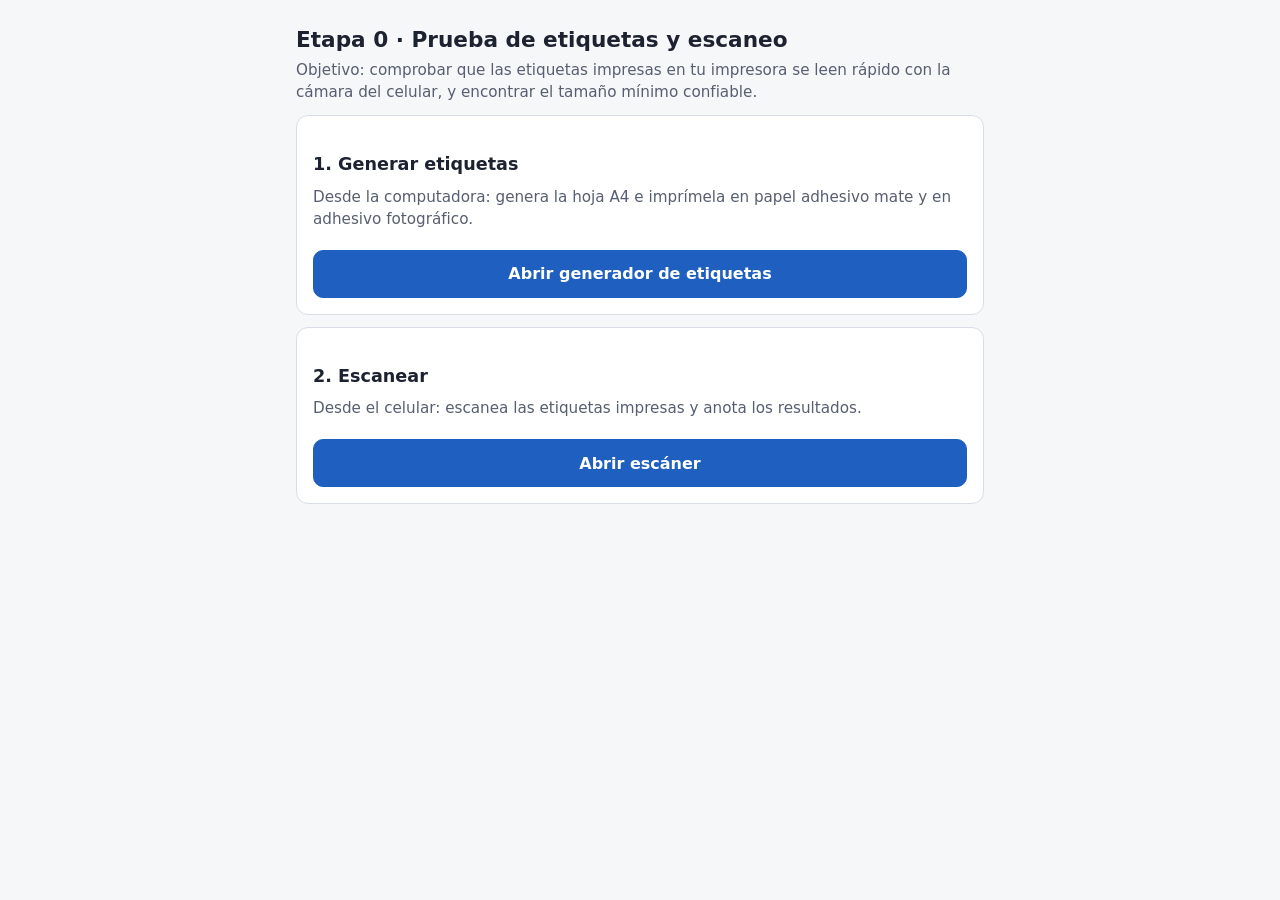
<file: index.html>
<!doctype html>
<html lang="es">
<head>
  <meta charset="utf-8">
  <meta name="viewport" content="width=device-width, initial-scale=1">
  <title>Etapa 0 · Etiquetas y escaneo</title>
  <link rel="stylesheet" href="css/app.css">
</head>
<body>
  <main class="contenedor">
    <h1>Etapa 0 · Prueba de etiquetas y escaneo</h1>
    <p class="ayuda">Objetivo: comprobar que las etiquetas impresas en tu impresora se leen rápido con la cámara del celular, y encontrar el tamaño mínimo confiable.</p>

    <div class="tarjeta">
      <h2>1. Generar etiquetas</h2>
      <p class="ayuda">Desde la computadora: genera la hoja A4 e imprímela en papel adhesivo mate y en adhesivo fotográfico.</p>
      <a class="boton primario bloque" href="etiquetas.html">Abrir generador de etiquetas</a>
    </div>

    <div class="tarjeta">
      <h2>2. Escanear</h2>
      <p class="ayuda">Desde el celular: escanea las etiquetas impresas y anota los resultados.</p>
      <a class="boton primario bloque" href="escanear.html">Abrir escáner</a>
    </div>
  </main>
</body>
</html>
</file>
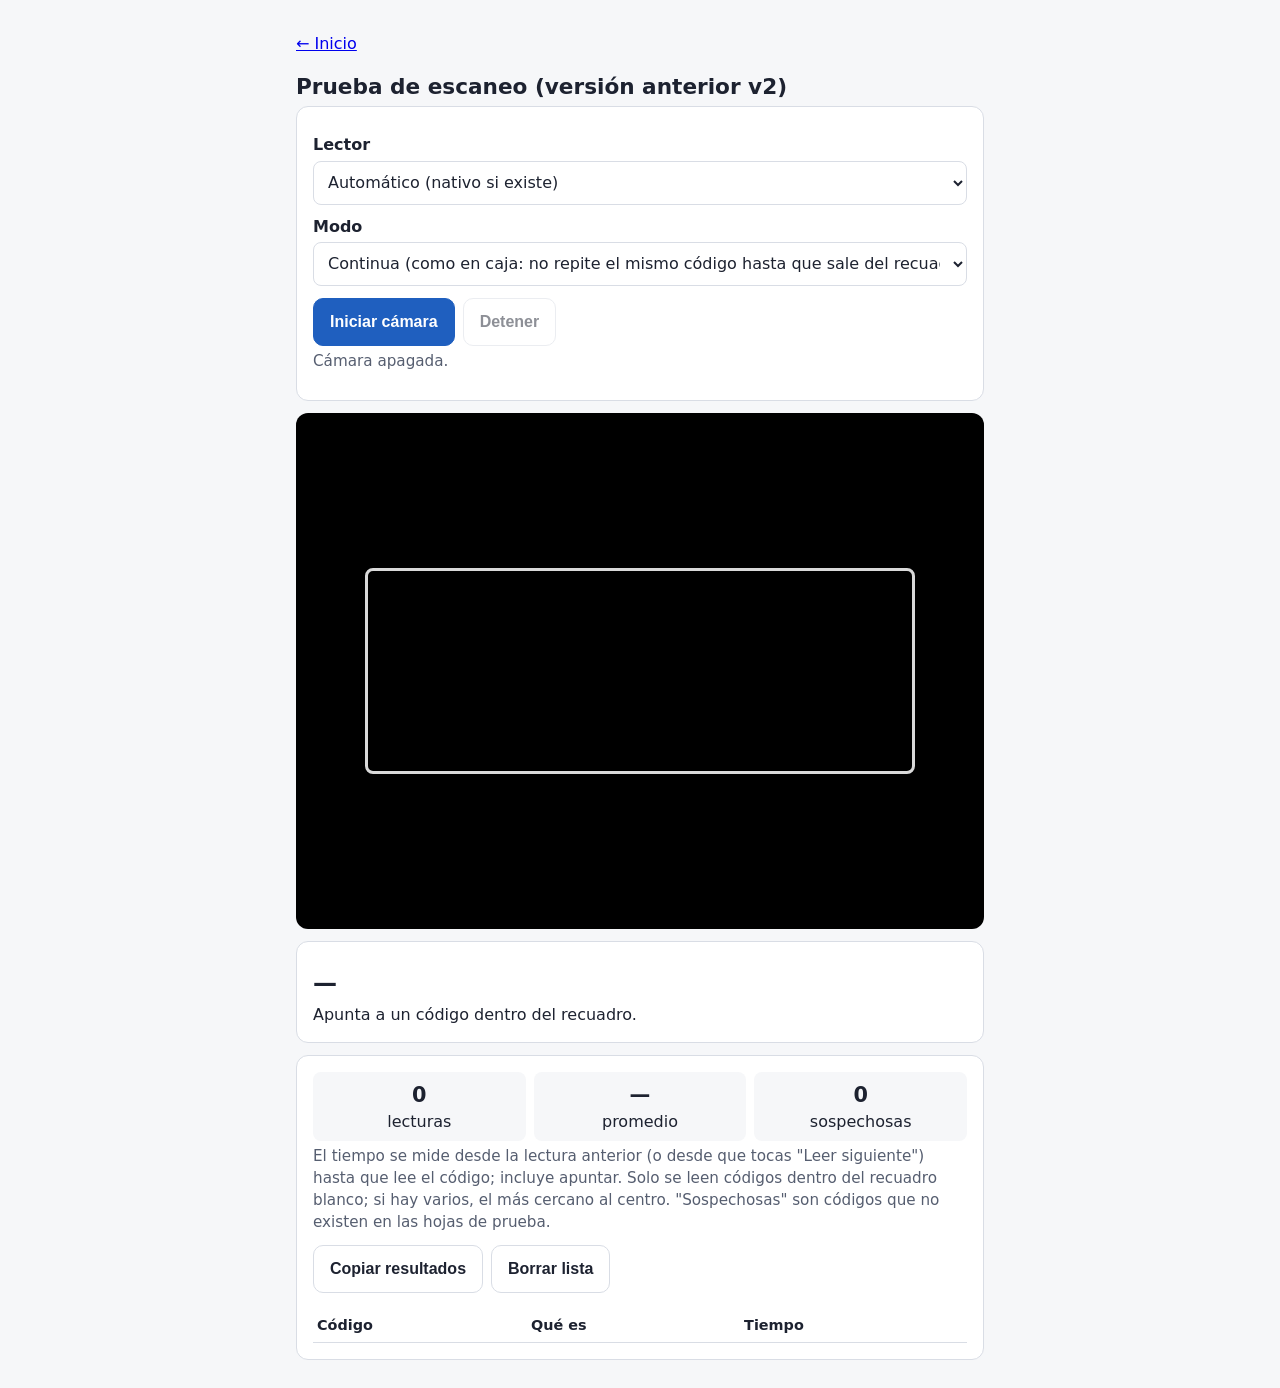
<file: escanear-v2.html>
<!doctype html>
<html lang="es">
<head>
  <meta charset="utf-8">
  <meta name="viewport" content="width=device-width, initial-scale=1">
  <title>Prueba de escaneo</title>
  <link rel="stylesheet" href="css/app.css">
  <style>
    .camara { position: relative; background: #000; border-radius: 12px; overflow: hidden; aspect-ratio: 4 / 3; }
    .camara video { width: 100%; height: 100%; object-fit: cover; display: block; }
    .guia { position: absolute; left: 10%; right: 10%; top: 30%; bottom: 30%; border: 3px solid rgba(255,255,255,.85); border-radius: 8px; pointer-events: none; }
    .flash { position: absolute; inset: 0; background: rgba(27,122,61,.45); opacity: 0; transition: opacity .25s; pointer-events: none; }
    .flash.on { opacity: 1; transition: none; }
    .ultimo { font-size: 1.5rem; font-weight: 700; margin: 8px 0 2px; word-break: break-all; }
    table { width: 100%; border-collapse: collapse; font-size: .9rem; }
    th, td { text-align: left; padding: 6px 4px; border-bottom: 1px solid var(--borde); vertical-align: top; }
    .resumen { display: grid; grid-template-columns: repeat(3, 1fr); gap: 8px; text-align: center; }
    .resumen div { background: var(--fondo); border-radius: 8px; padding: 8px 4px; }
    .resumen b { display: block; font-size: 1.3rem; }
  </style>
</head>
<body>
  <main class="contenedor">
    <p><a href="index.html">← Inicio</a></p>
    <h1>Prueba de escaneo (versión anterior v2)</h1>

    <div class="tarjeta">
      <label for="motor">Lector</label>
      <select id="motor">
        <option value="auto">Automático (nativo si existe)</option>
        <option value="wasm">ZXing-C++ (nuevo, más robusto)</option>
        
      </select>
      <label for="modo">Modo</label>
      <select id="modo">
        <option value="continua">Continua (como en caja: no repite el mismo código hasta que sale del recuadro)</option>
        <option value="una">Una a la vez (lee un código y espera a que toques "Leer siguiente")</option>
      </select>
      <div class="fila" style="margin-top:12px">
        <button id="iniciar" class="primario">Iniciar cámara</button>
        <button id="detener" disabled>Detener</button>
        <button id="linterna" class="oculto">Linterna</button>
      </div>
      <p id="estado" class="ayuda">Cámara apagada.</p>
    </div>

    <div class="camara">
      <video id="video" playsinline muted></video>
      <div class="guia"></div>
      <div id="flash" class="flash"></div>
    </div>

    <button id="siguiente" class="primario bloque oculto" style="margin-top:12px">Leer siguiente</button>

    <div class="tarjeta" style="margin-top:12px">
      <div id="ultimo" class="ultimo">—</div>
      <div id="detalle" class="ayuda">Apunta a un código dentro del recuadro.</div>
    </div>

    <div class="tarjeta">
      <div class="resumen">
        <div><b id="r-total">0</b>lecturas</div>
        <div><b id="r-media">—</b>promedio</div>
        <div><b id="r-malas">0</b>sospechosas</div>
      </div>
      <p class="ayuda">El tiempo se mide desde la lectura anterior (o desde que tocas "Leer siguiente") hasta que lee el código; incluye apuntar. Solo se leen códigos dentro del recuadro blanco; si hay varios, el más cercano al centro. "Sospechosas" son códigos que no existen en las hojas de prueba.</p>
      <div class="fila">
        <button id="copiar">Copiar resultados</button>
        <button id="limpiar">Borrar lista</button>
      </div>
      <p id="copiado" class="estado ok"></p>
      <table>
        <thead><tr><th>Código</th><th>Qué es</th><th>Tiempo</th></tr></thead>
        <tbody id="lista"></tbody>
      </table>
    </div>
  </main>


  <script src="vendor/zxing-wasm-reader.js"></script>
  <script src="js/escanear-v2.js"></script>
</body>
</html>
</file>
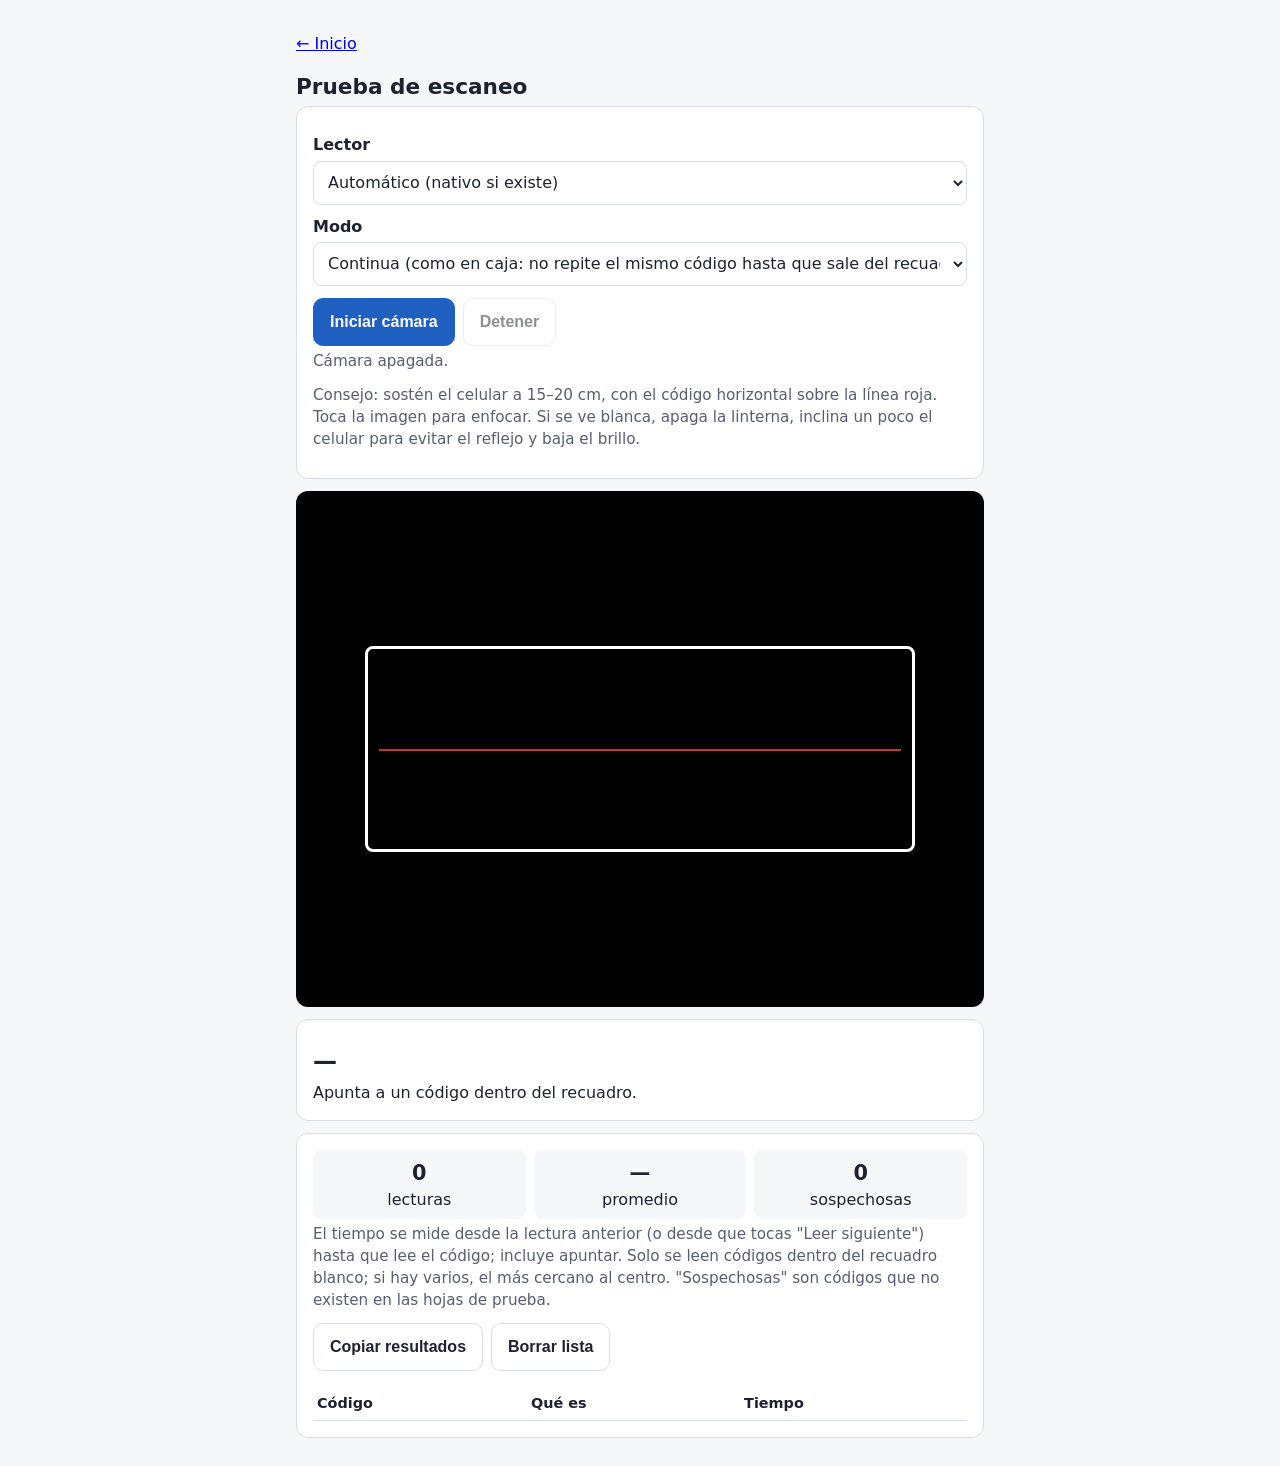
<file: escanear.html>
<!doctype html>
<html lang="es">
<head>
  <meta charset="utf-8">
  <meta name="viewport" content="width=device-width, initial-scale=1">
  <title>Prueba de escaneo</title>
  <link rel="stylesheet" href="css/app.css">
  <style>
    .camara { position: relative; background: #000; border-radius: 12px; overflow: hidden; aspect-ratio: 4 / 3; }
    .camara video { width: 100%; height: 100%; object-fit: cover; display: block; }
    .guia { position: absolute; left: 10%; right: 10%; top: 30%; bottom: 30%; border: 3px solid #fff; border-radius: 8px; box-shadow: 0 0 0 2px #000, inset 0 0 0 2px #000; pointer-events: none; }
    .linea-guia { position: absolute; left: 12%; right: 12%; top: 50%; height: 2px; background: #e5484d; opacity: .8; pointer-events: none; }
    #linterna.on { background: #ffd23f; border-color: #c9a100; }
    .flash { position: absolute; inset: 0; background: rgba(27,122,61,.45); opacity: 0; transition: opacity .25s; pointer-events: none; }
    .flash.on { opacity: 1; transition: none; }
    .ultimo { font-size: 1.5rem; font-weight: 700; margin: 8px 0 2px; word-break: break-all; }
    table { width: 100%; border-collapse: collapse; font-size: .9rem; }
    th, td { text-align: left; padding: 6px 4px; border-bottom: 1px solid var(--borde); vertical-align: top; }
    .resumen { display: grid; grid-template-columns: repeat(3, 1fr); gap: 8px; text-align: center; }
    .resumen div { background: var(--fondo); border-radius: 8px; padding: 8px 4px; }
    .resumen b { display: block; font-size: 1.3rem; }
  </style>
</head>
<body>
  <main class="contenedor">
    <p><a href="index.html">← Inicio</a></p>
    <h1>Prueba de escaneo</h1>

    <div class="tarjeta">
      <label for="motor">Lector</label>
      <select id="motor">
        <option value="auto">Automático (nativo si existe)</option>
        <option value="wasm">ZXing-C++ (respaldo)</option>
      </select>
      <div id="panel-camara" class="oculto">
        <label for="camara">Cámara</label>
        <select id="camara"></select>
      </div>
      <label for="modo">Modo</label>
      <select id="modo">
        <option value="continua">Continua (como en caja: no repite el mismo código hasta que sale del recuadro)</option>
        <option value="una">Una a la vez (lee un código y espera a que toques "Leer siguiente")</option>
      </select>
      <div class="fila" style="margin-top:12px">
        <button id="iniciar" class="primario">Iniciar cámara</button>
        <button id="detener" disabled>Detener</button>
        <button id="linterna" class="oculto">Linterna</button>
      </div>
      <div id="panel-enfoque" class="oculto">
        <div class="fila" style="margin-top:8px">
          <button id="enfocar">Enfocar ahora</button>
          <label style="margin:0;font-weight:400"><input id="enfoque-manual" type="checkbox" style="width:auto;min-height:auto"> Enfoque manual</label>
        </div>
        <div id="panel-distancia" class="oculto">
          <label for="distancia">Distancia de enfoque (mueve hasta que las barras se vean nítidas)</label>
          <input id="distancia" type="range" style="min-height:auto">
        </div>
      </div>
      <div id="panel-brillo" class="oculto">
        <label for="brillo">Brillo de la cámara (bájalo si la imagen se ve blanca)</label>
        <input id="brillo" type="range" style="min-height:auto">
      </div>
      <p id="estado" class="ayuda">Cámara apagada.</p>
      <p class="ayuda">Consejo: sostén el celular a 15–20 cm, con el código horizontal sobre la línea roja. Toca la imagen para enfocar. Si se ve blanca, apaga la linterna, inclina un poco el celular para evitar el reflejo y baja el brillo.</p>
    </div>

    <div class="camara">
      <video id="video" playsinline muted></video>
      <div class="guia"></div>
      <div class="linea-guia"></div>
      <div id="flash" class="flash"></div>
    </div>

    <button id="siguiente" class="primario bloque oculto" style="margin-top:12px">Leer siguiente</button>

    <div class="tarjeta" style="margin-top:12px">
      <div id="ultimo" class="ultimo">—</div>
      <div id="detalle" class="ayuda">Apunta a un código dentro del recuadro.</div>
    </div>

    <div class="tarjeta">
      <div class="resumen">
        <div><b id="r-total">0</b>lecturas</div>
        <div><b id="r-media">—</b>promedio</div>
        <div><b id="r-malas">0</b>sospechosas</div>
      </div>
      <p class="ayuda">El tiempo se mide desde la lectura anterior (o desde que tocas "Leer siguiente") hasta que lee el código; incluye apuntar. Solo se leen códigos dentro del recuadro blanco; si hay varios, el más cercano al centro. "Sospechosas" son códigos que no existen en las hojas de prueba.</p>
      <div class="fila">
        <button id="copiar">Copiar resultados</button>
        <button id="limpiar">Borrar lista</button>
      </div>
      <p id="copiado" class="estado ok"></p>
      <table>
        <thead><tr><th>Código</th><th>Qué es</th><th>Tiempo</th></tr></thead>
        <tbody id="lista"></tbody>
      </table>
    </div>
  </main>

  <script src="vendor/zxing-wasm-reader.js"></script>
  <script src="js/escanear.js"></script>
</body>
</html>
</file>
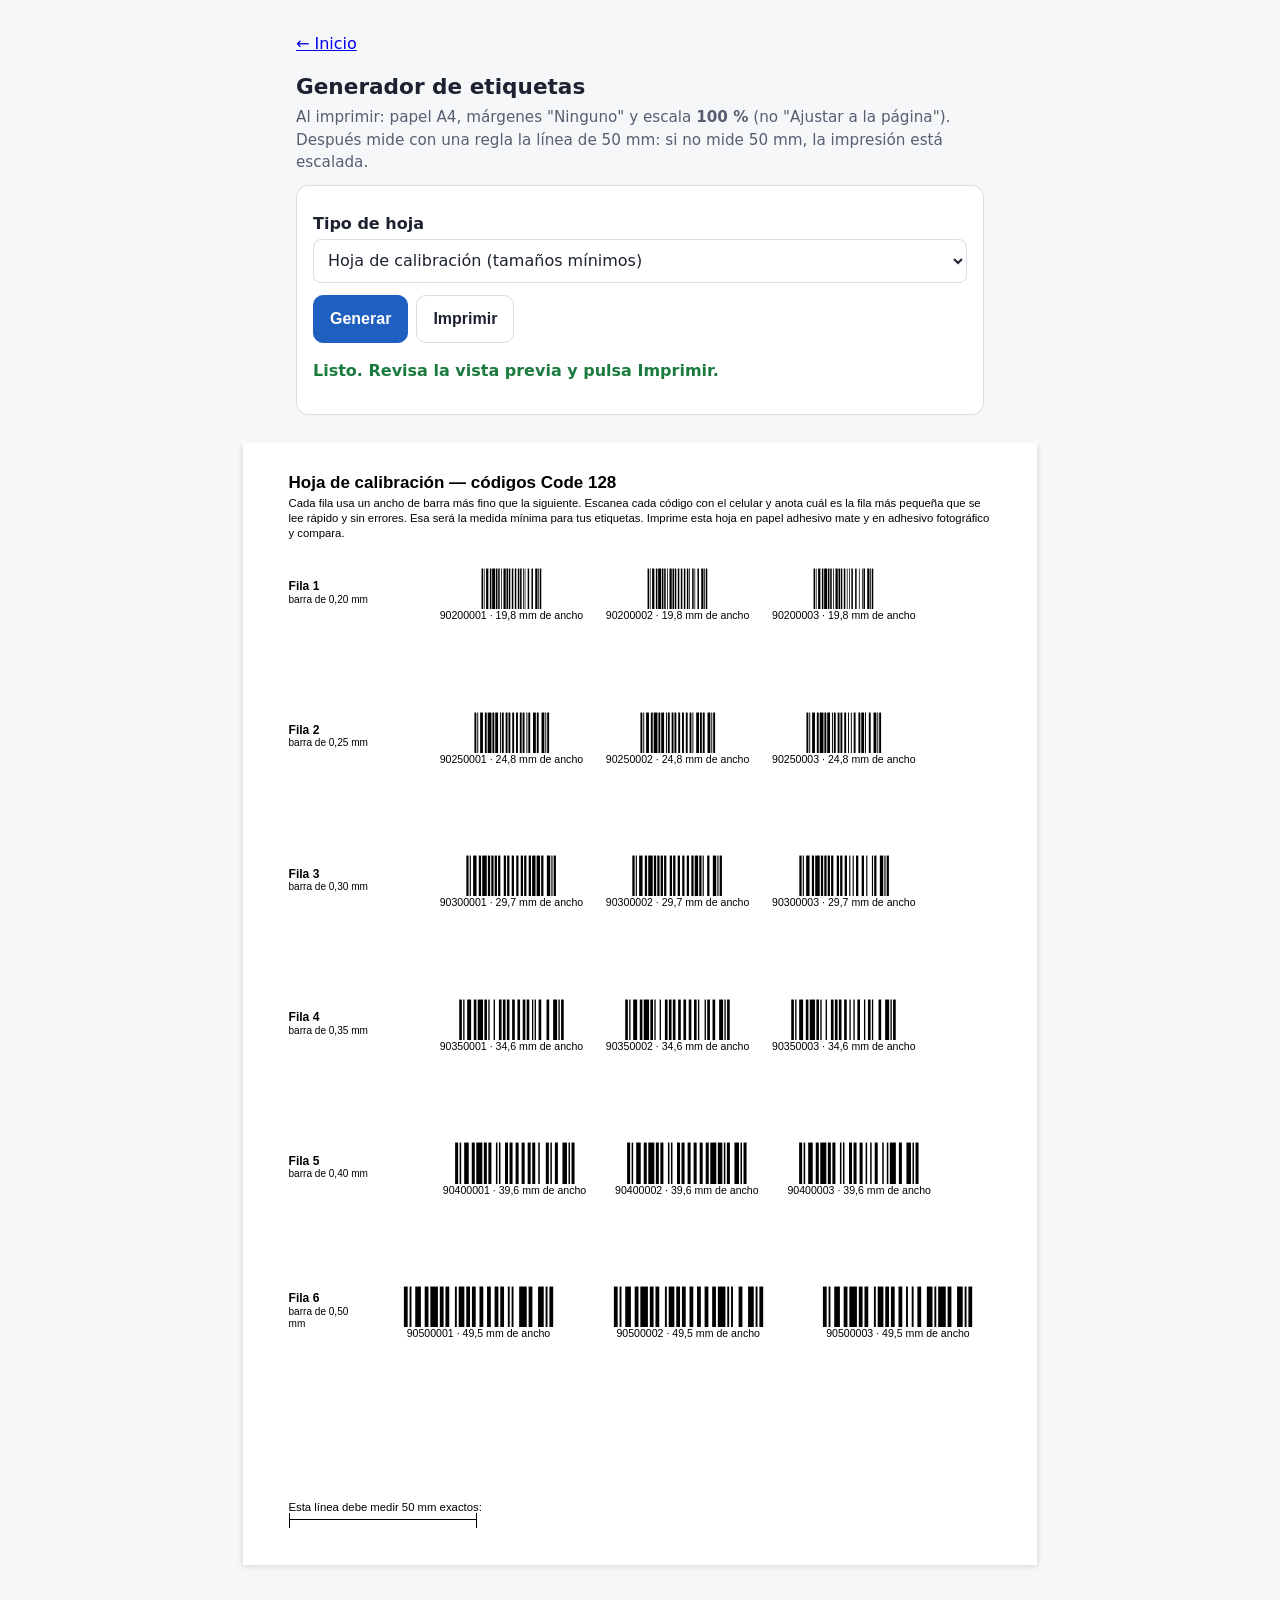
<file: etiquetas.html>
<!doctype html>
<html lang="es">
<head>
  <meta charset="utf-8">
  <meta name="viewport" content="width=device-width, initial-scale=1">
  <title>Generador de etiquetas</title>
  <link rel="stylesheet" href="css/app.css">
  <link rel="stylesheet" href="css/etiquetas.css">
</head>
<body>
  <main class="contenedor no-imprimir">
    <p><a href="index.html">← Inicio</a></p>
    <h1>Generador de etiquetas</h1>
    <p class="ayuda">Al imprimir: papel A4, márgenes "Ninguno" y escala <strong>100 %</strong> (no "Ajustar a la página"). Después mide con una regla la línea de 50 mm: si no mide 50 mm, la impresión está escalada.</p>

    <div class="tarjeta">
      <label for="modo">Tipo de hoja</label>
      <select id="modo">
        <option value="calibracion">Hoja de calibración (tamaños mínimos)</option>
        <option value="productos">Etiquetas de productos</option>
      </select>

      <div id="panel-productos" class="oculto">
        <label for="lista">Productos (uno por línea: nombre;precio;código opcional)</label>
        <textarea id="lista">Lápiz HB;0.35
Cuaderno 100 hojas cuadros;1.80
Borrador blanco;0.25
Esfero azul;0.40
Producto con código de fábrica;2.50;7861234567898</textarea>
        <p class="ayuda">Sin código, la app asigna uno interno de 8 dígitos que empieza con 20 (rango reservado para uso interno de tiendas). Con 13 dígitos válidos se imprime como EAN-13.</p>

        <div class="fila">
          <div style="flex:1;min-width:140px">
            <label for="tamano">Tamaño</label>
            <select id="tamano">
              <option value="pequena">Pequeña 40 × 20 mm (70 por hoja)</option>
              <option value="mediana" selected>Mediana 50 × 25 mm (44 por hoja)</option>
              <option value="grande">Grande 63 × 38 mm (21 por hoja)</option>
            </select>
          </div>
          <div style="flex:1;min-width:120px">
            <label for="copias">Copias por producto</label>
            <input id="copias" type="number" min="1" max="200" value="3">
          </div>
          <div style="flex:1;min-width:120px">
            <label for="inicio">Empezar en la etiqueta n.º</label>
            <input id="inicio" type="number" min="1" value="1">
          </div>
        </div>
        <label><input id="ver-precio" type="checkbox" checked style="width:auto;min-height:auto"> Mostrar precio</label>
        <label><input id="ver-corte" type="checkbox" checked style="width:auto;min-height:auto"> Mostrar líneas de corte</label>
      </div>

      <div class="fila" style="margin-top:12px">
        <button id="generar" class="primario">Generar</button>
        <button id="imprimir">Imprimir</button>
      </div>
      <p id="aviso" class="estado"></p>
    </div>
  </main>

  <div id="vista" class="vista"></div>

  <script src="vendor/JsBarcode.all.min.js"></script>
  <script src="js/etiquetas.js"></script>
</body>
</html>
</file>
<file: css/app.css>
:root {
  --fondo: #f6f7f9;
  --tarjeta: #ffffff;
  --texto: #1d2230;
  --texto-2: #565e70;
  --borde: #d9dde5;
  --primario: #1f5fbf;
  --primario-texto: #ffffff;
  --ok: #1b7a3d;
  --error: #b42318;
}

* { box-sizing: border-box; }

body {
  margin: 0;
  font-family: system-ui, -apple-system, "Segoe UI", Roboto, sans-serif;
  background: var(--fondo);
  color: var(--texto);
  font-size: 16px;
  line-height: 1.45;
}

.contenedor { max-width: 720px; margin: 0 auto; padding: 16px; }

h1 { font-size: 1.35rem; margin: 8px 0 4px; }
h2 { font-size: 1.1rem; margin: 20px 0 8px; }
p.ayuda { color: var(--texto-2); margin: 4px 0 12px; font-size: .95rem; }

.tarjeta {
  background: var(--tarjeta);
  border: 1px solid var(--borde);
  border-radius: 12px;
  padding: 16px;
  margin-bottom: 12px;
}

a.boton, button {
  display: inline-flex; align-items: center; justify-content: center;
  min-height: 48px; padding: 10px 16px;
  border-radius: 10px; border: 1px solid var(--borde);
  background: var(--tarjeta); color: var(--texto);
  font-size: 1rem; font-weight: 600; text-decoration: none; cursor: pointer;
}
a.boton.primario, button.primario { background: var(--primario); color: var(--primario-texto); border-color: var(--primario); }
button:disabled { opacity: .5; cursor: not-allowed; }

.fila { display: flex; gap: 8px; flex-wrap: wrap; align-items: center; }
.bloque { display: block; width: 100%; margin-top: 8px; }

label { display: block; font-weight: 600; margin: 10px 0 4px; }
input, select, textarea {
  width: 100%; min-height: 44px; padding: 8px 10px;
  border: 1px solid var(--borde); border-radius: 8px;
  font-size: 1rem; font-family: inherit; background: #fff; color: var(--texto);
}
textarea { min-height: 120px; }

.estado { font-weight: 600; }
.estado.ok { color: var(--ok); }
.estado.error { color: var(--error); }

.oculto { display: none !important; }
</file>
<file: css/etiquetas.css>
.vista { overflow-x: auto; padding: 0 16px 32px; }

.hoja {
  position: relative;
  width: 210mm;
  height: 297mm;
  margin: 0 auto 16px;
  background: #fff;
  box-shadow: 0 1px 6px rgba(0, 0, 0, .15);
  overflow: hidden;
  color: #000;
}

.etiqueta {
  position: absolute;
  display: flex;
  flex-direction: column;
  align-items: center;
  justify-content: center;
  padding: 1.2mm 1mm;
  font-family: Arial, Helvetica, sans-serif;
  text-align: center;
  overflow: hidden;
}
.etiqueta.corte { outline: 0.2mm dashed #9aa0aa; outline-offset: -0.1mm; }
.etiqueta .nombre { font-weight: 700; line-height: 1.1; max-width: 100%; overflow: hidden; white-space: nowrap; text-overflow: ellipsis; }
.etiqueta .codigo { line-height: 1; letter-spacing: .3mm; margin-top: .5mm; }
.etiqueta .precio { font-weight: 700; line-height: 1.1; }
.etiqueta svg { display: block; }

.cal-titulo { position: absolute; left: 12mm; top: 8mm; font: 700 4.5mm Arial, sans-serif; }
.cal-nota { position: absolute; left: 12mm; top: 14mm; width: 186mm; font: 3mm/1.35 Arial, sans-serif; }
.cal-fila { position: absolute; left: 12mm; width: 186mm; display: flex; align-items: center; gap: 6mm; }
.cal-rotulo { width: 34mm; font: 700 3.2mm/1.2 Arial, sans-serif; }
.cal-rotulo small { display: block; font-weight: 400; }
.cal-item { display: flex; flex-direction: column; align-items: center; font: 2.8mm Arial, sans-serif; }
.regla { position: absolute; left: 12mm; bottom: 12mm; font: 3mm Arial, sans-serif; }
.regla .linea { width: 50mm; height: 0; border-top: 0.4mm solid #000; position: relative; margin-top: 1.5mm; }
.regla .linea::before, .regla .linea::after { content: ""; position: absolute; top: -2mm; height: 4mm; border-left: 0.4mm solid #000; }
.regla .linea::before { left: 0; }
.regla .linea::after { right: 0; }

@media print {
  @page { size: A4; margin: 0; }
  html, body { background: #fff; margin: 0; }
  .no-imprimir { display: none !important; }
  .vista { padding: 0; overflow: visible; }
  .hoja { margin: 0; box-shadow: none; page-break-after: always; break-after: page; }
  .hoja:last-child { page-break-after: auto; break-after: auto; }
}
</file>
